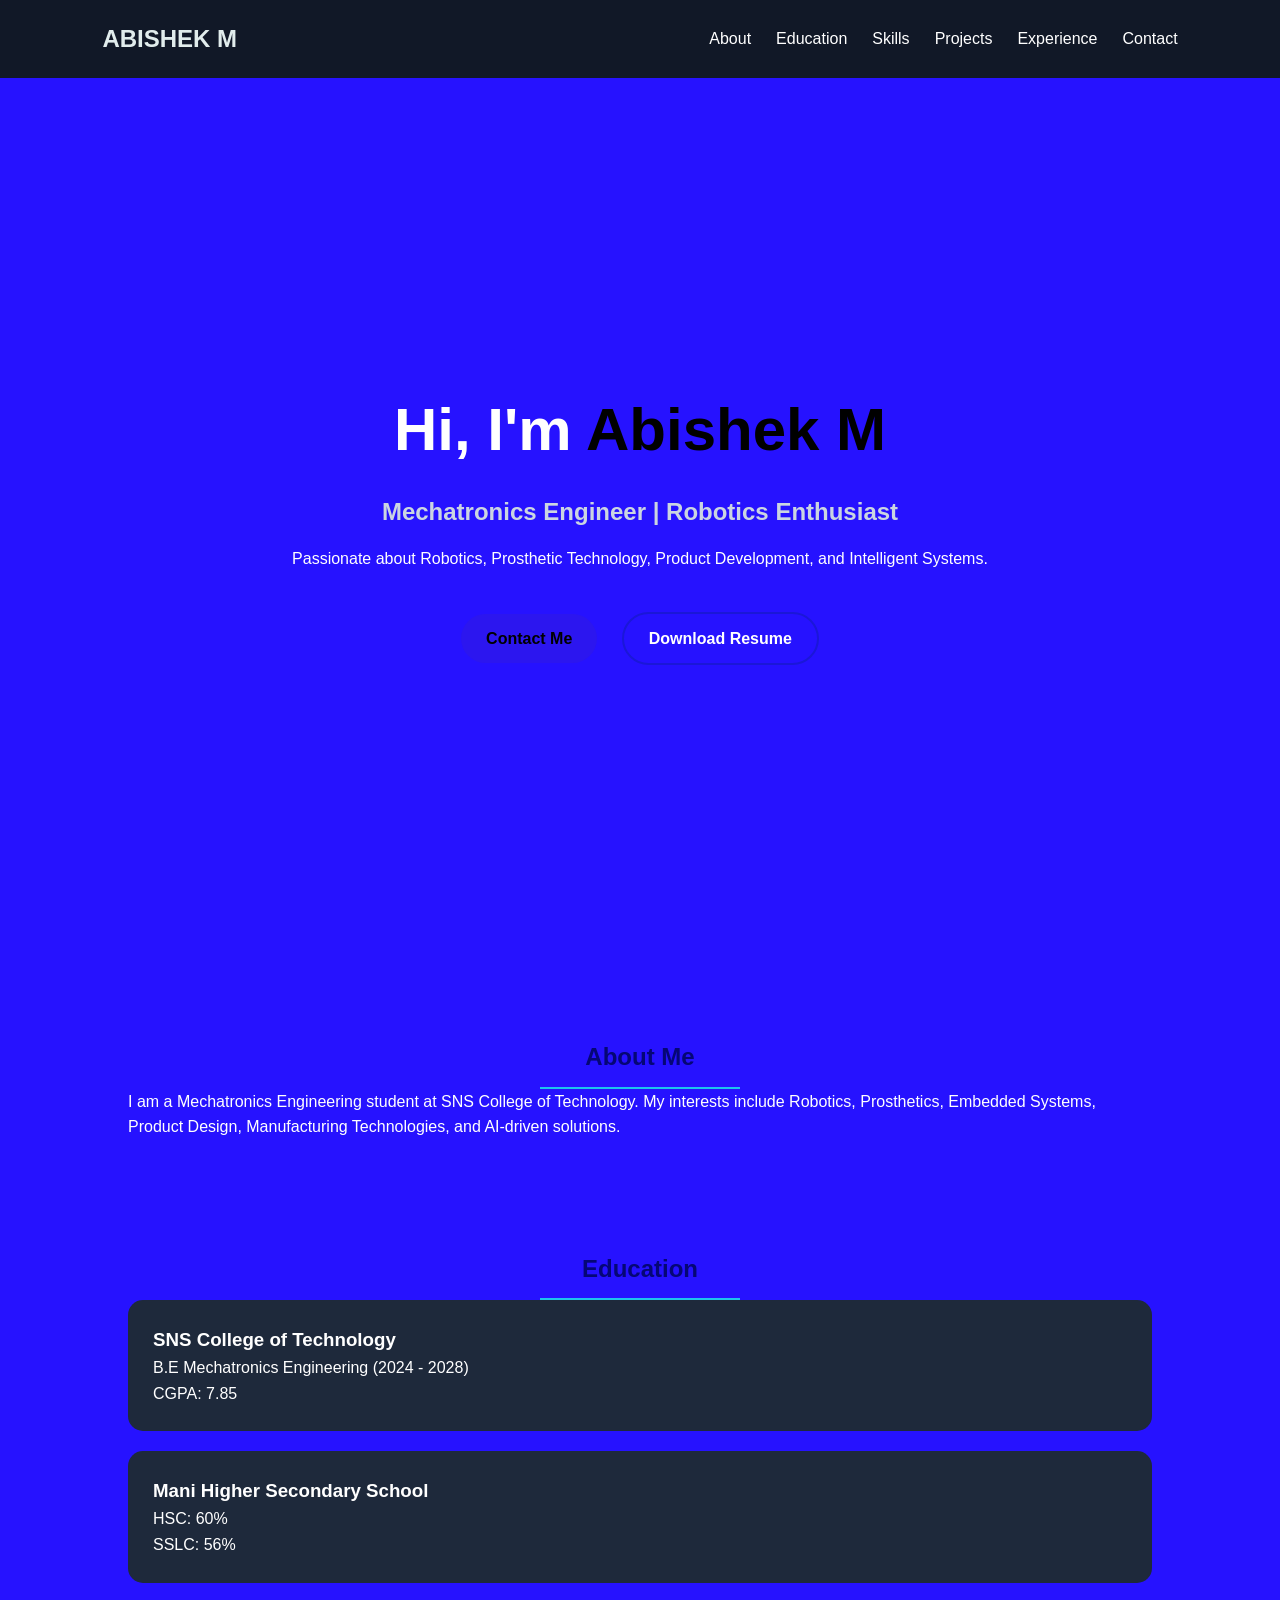
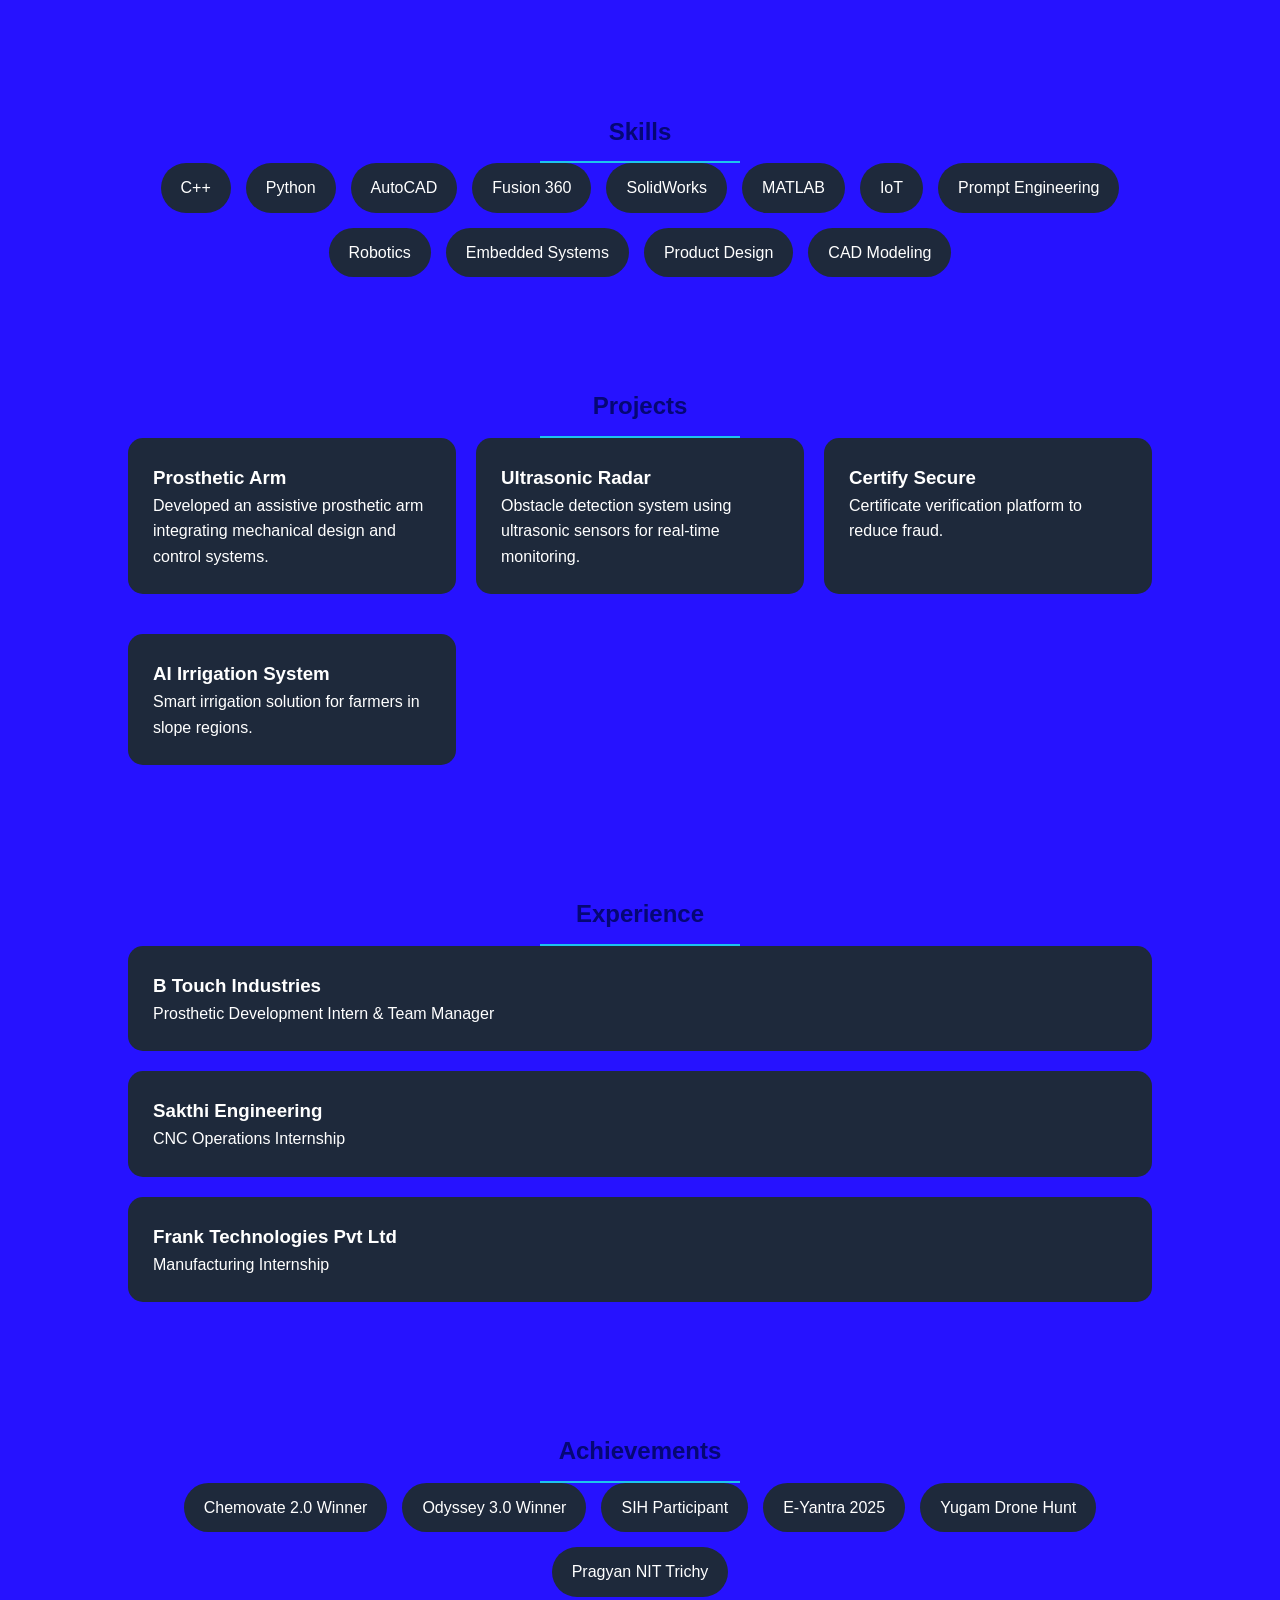
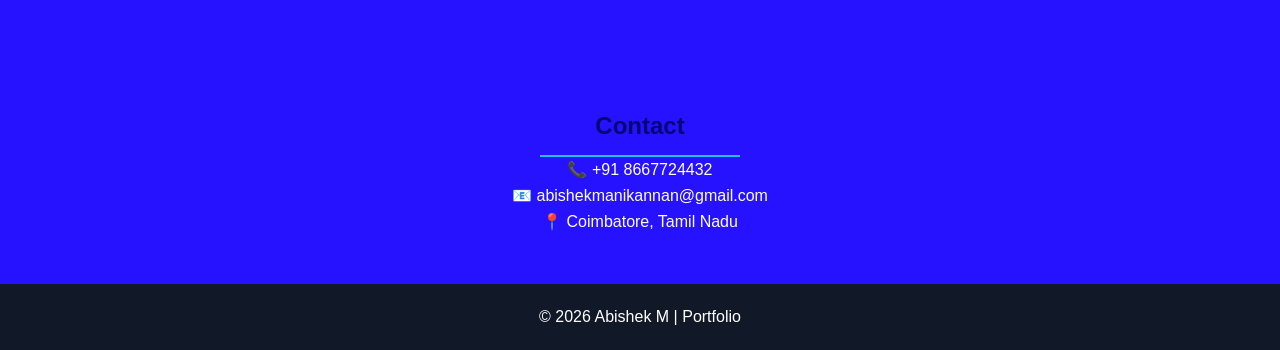
<file: portfolie/index.html>
<!DOCTYPE html>
<html lang="en">
<head>
    <meta charset="UTF-8">
    <meta name="viewport" content="width=device-width, initial-scale=1.0">
    <title>Abishek M </title>
    <link rel="stylesheet" href="style.css">
    <script defer src="script.js"></script>
</head>
<body>

    <!-- Navigation -->
    <nav>
        <div class="logo">ABISHEK M</div>
        <ul class="nav-links">
            <li><a href="about.html">About</a></li>
            <li><a href="education.html">Education</a></li>
            <li><a href="#skills">Skills</a></li>
            <li><a href="project.html">Projects</a></li>
            <li><a href="#experience">Experience</a></li>
            <li><a href="#contact">Contact</a></li>
        </ul>
        <button id="menu-btn">☰</button>
    </nav>

    <!-- Hero Section -->
    <section class="hero">
        <div class="hero-content">
            <h1>Hi, I'm <span>Abishek M</span></h1>
            <h2>Mechatronics Engineer | Robotics Enthusiast</h2>
            <p>
                Passionate about Robotics, Prosthetic Technology,
                Product Development, and Intelligent Systems.
            </p>

            <div class="hero-buttons">
                <a href="#contact" class="btn">Contact Me</a>
                <a href="#" class="btn secondary">Download Resume</a>
            </div>
        </div>
    </section>

    <!-- About -->
    <section id="about" class="section">
        <h2>About Me</h2>
        <p>
            I am a Mechatronics Engineering student at SNS College of Technology.
            My interests include Robotics, Prosthetics, Embedded Systems,
            Product Design, Manufacturing Technologies, and AI-driven solutions.
        </p>
    </section>

    <!-- Education -->
    <section id="education" class="section">
        <h2>Education</h2>

        <div class="card">
            <h3>SNS College of Technology</h3>
            <p>B.E Mechatronics Engineering (2024 - 2028)</p>
            <p>CGPA: 7.85</p>
        </div>

        <div class="card">
            <h3>Mani Higher Secondary School</h3>
            <p>HSC: 60%</p>
            <p>SSLC: 56%</p>
        </div>
    </section>

    <!-- Skills -->
    <section id="skills" class="section">
        <h2>Skills</h2>

        <div class="skills-container">
            <span>C++</span>
            <span>Python</span>
            <span>AutoCAD</span>
            <span>Fusion 360</span>
            <span>SolidWorks</span>
            <span>MATLAB</span>
            <span>IoT</span>
            <span>Prompt Engineering</span>
            <span>Robotics</span>
            <span>Embedded Systems</span>
            <span>Product Design</span>
            <span>CAD Modeling</span>
        </div>
    </section>

    <!-- Projects -->
    <section id="projects" class="section">
        <h2>Projects</h2>

        <div class="project-grid">

            <div class="card">
                <h3>Prosthetic Arm</h3>
                <p>
                    Developed an assistive prosthetic arm integrating
                    mechanical design and control systems.
                </p>
            </div>

            <div class="card">
                <h3>Ultrasonic Radar</h3>
                <p>
                    Obstacle detection system using ultrasonic sensors
                    for real-time monitoring.
                </p>
            </div>

            <div class="card">
                <h3>Certify Secure</h3>
                <p>
                    Certificate verification platform to reduce fraud.
                </p>
            </div>

            <div class="card">
                <h3>AI Irrigation System</h3>
                <p>
                    Smart irrigation solution for farmers in slope regions.
                </p>
            </div>

        </div>
    </section>

    <!-- Experience -->
    <section id="experience" class="section">
        <h2>Experience</h2>

        <div class="card">
            <h3>B Touch Industries</h3>
            <p>Prosthetic Development Intern & Team Manager</p>
        </div>

        <div class="card">
            <h3>Sakthi Engineering</h3>
            <p>CNC Operations Internship</p>
        </div>

        <div class="card">
            <h3>Frank Technologies Pvt Ltd</h3>
            <p>Manufacturing Internship</p>
        </div>
    </section>

    <!-- Achievements -->
    <section class="section">
        <h2>Achievements</h2>

        <div class="skills-container">
            <span>Chemovate 2.0 Winner</span>
            <span>Odyssey 3.0 Winner</span>
            <span>SIH Participant</span>
            <span>E-Yantra 2025</span>
            <span>Yugam Drone Hunt</span>
            <span>Pragyan NIT Trichy</span>
        </div>
    </section>

    <!-- Contact -->
    <section id="contact" class="section">
        <h2>Contact</h2>

        <div class="contact-info">
            <p>📞 +91 8667724432</p>
            <p>📧 abishekmanikannan@gmail.com</p>
            <p>📍 Coimbatore, Tamil Nadu</p>
        </div>
    </section>

    <footer>
        <p>© 2026 Abishek M | Portfolio</p>
    </footer>

</body>
</html>
</file>
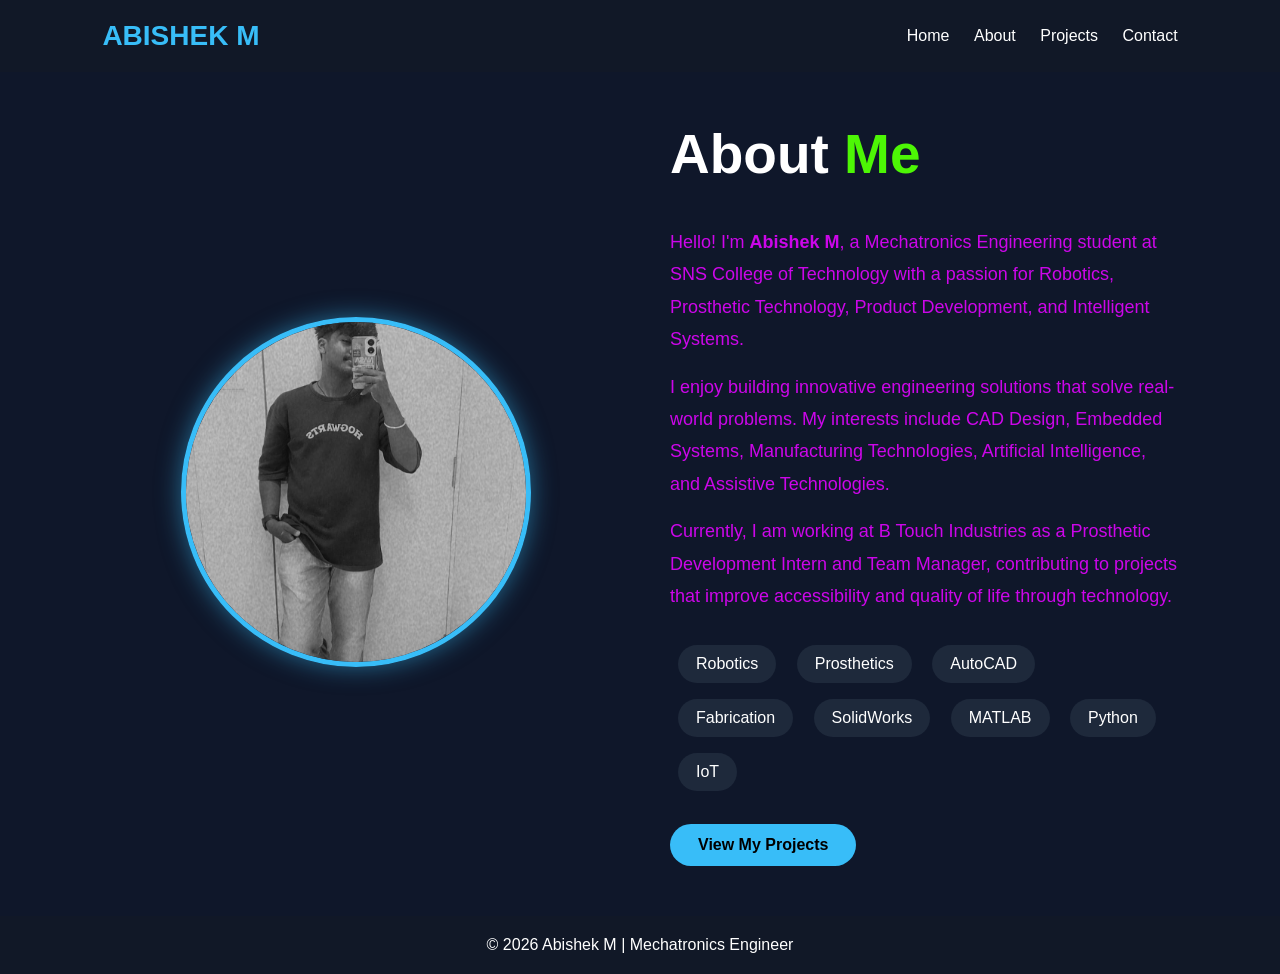
<file: portfolie/about.html>
<!DOCTYPE html>
<html lang="en">
<head>
<meta charset="UTF-8">
<meta name="viewport" content="width=device-width, initial-scale=1.0">
<title>About Me - Abishek M</title>

<style>
*{
    margin:0;
    padding:0;
    box-sizing:border-box;
    font-family:'Poppins',sans-serif;
}

body{
    background:#0f172a;
    color:white;
}

.navbar{
    display:flex;
    justify-content:space-between;
    align-items:center;
    padding:20px 8%;
    background:#111827;
}

.logo{
    font-size:28px;
    font-weight:bold;
    color:#38bdf8;
}

.navbar a{
    color:white;
    text-decoration:none;
    margin-left:20px;
    transition:0.3s;
}

.navbar a:hover{
    color:#38bdf8;
}

.about{
    min-height:90vh;
    display:flex;
    align-items:center;
    justify-content:center;
    padding:50px 8%;
}

.container{
    display:flex;
    align-items:center;
    justify-content:space-between;
    gap:60px;
    flex-wrap:wrap;
}

.profile-img{
    flex:1;
    text-align:center;
}

.profile-img img{
    width:350px;
    height:350px;
    border-radius:50%;
    object-fit:cover;
    border:5px solid #38bdf8;
    box-shadow:0 0 25px rgba(56,189,248,0.5);
}

.content{
    flex:1;
    min-width:300px;
}

.content h1{
    font-size:55px;
    margin-bottom:40px;
}

.content h1 span{
    color:#4df605;
}

.content p{
    font-size:18px;
    line-height:1.8;
    color:#da05f6ef;
    margin-bottom:15px;
}

.skills{
    margin-top:25px;
}

.skills span{
    display:inline-block;
    background:#1e293b;
    padding:10px 18px;
    margin:8px;
    border-radius:100px;
    transition:0.3s;
}

.skills span:hover{
    background:#38bdf8;
    color:black;
}

.btn{
    margin-top:25px;
    display:inline-block;
    padding:12px 28px;
    background:#38bdf8;
    color:black;
    text-decoration:none;
    border-radius:30px;
    font-weight:bold;
    transition:0.3s;
}

.btn:hover{
    transform:translateY(-3px);
}

footer{
    text-align:center;
    padding:20px;
    background:#111827;
}

@media(max-width:768px){

    .container{
        flex-direction:column;
        text-align:center;
    }

    .content h1{
        font-size:40px;
    }

    .profile-img img{
        width:250px;
        height:250px;
    }
}
</style>
</head>

<body>

<nav class="navbar">
    <div class="logo">ABISHEK M</div>

    <div>
        <a href="index.html">Home</a>
        <a href="#">About</a>
        <a href="projects.html">Projects</a>
        <a href="contact.html">Contact</a>
    </div>
</nav>

<section class="about">

    <div class="container">

        <div class="profile-img">
            <img src="image.png" alt="Profile Picture">
        </div>

        <div class="content">

            <h1>About <span>Me</span></h1>

            <p>
                Hello! I'm <strong>Abishek M</strong>, a Mechatronics Engineering
                student at SNS College of Technology with a passion for Robotics,
                Prosthetic Technology, Product Development, and Intelligent Systems.
            </p>

            <p>
                I enjoy building innovative engineering solutions that solve
                real-world problems. My interests include CAD Design,
                Embedded Systems, Manufacturing Technologies, Artificial Intelligence,
                and Assistive Technologies.
            </p>

            <p>
                Currently, I am working at B Touch Industries as a Prosthetic
                Development Intern and Team Manager, contributing to projects
                that improve accessibility and quality of life through technology.
            </p>

            <div class="skills">
                <span>Robotics</span>
                <span>Prosthetics</span>
                <span>AutoCAD</span>
                <span>Fabrication</span>
                <span>SolidWorks</span>
                <span>MATLAB</span>
                <span>Python</span>
                <span>IoT</span>
            </div>

            <a href="projects.html" class="btn">View My Projects</a>

        </div>

    </div>

</section>

<footer>
    <p>© 2026 Abishek M | Mechatronics Engineer</p>
</footer>

<script>
document.querySelector('.btn').addEventListener('mouseover', () => {
    document.querySelector('.btn').innerText = "Let's Explore 🚀";
});

document.querySelector('.btn').addEventListener('mouseout', () => {
    document.querySelector('.btn').innerText = "View My Projects";
});
</script>

</body>
</html>
</file>
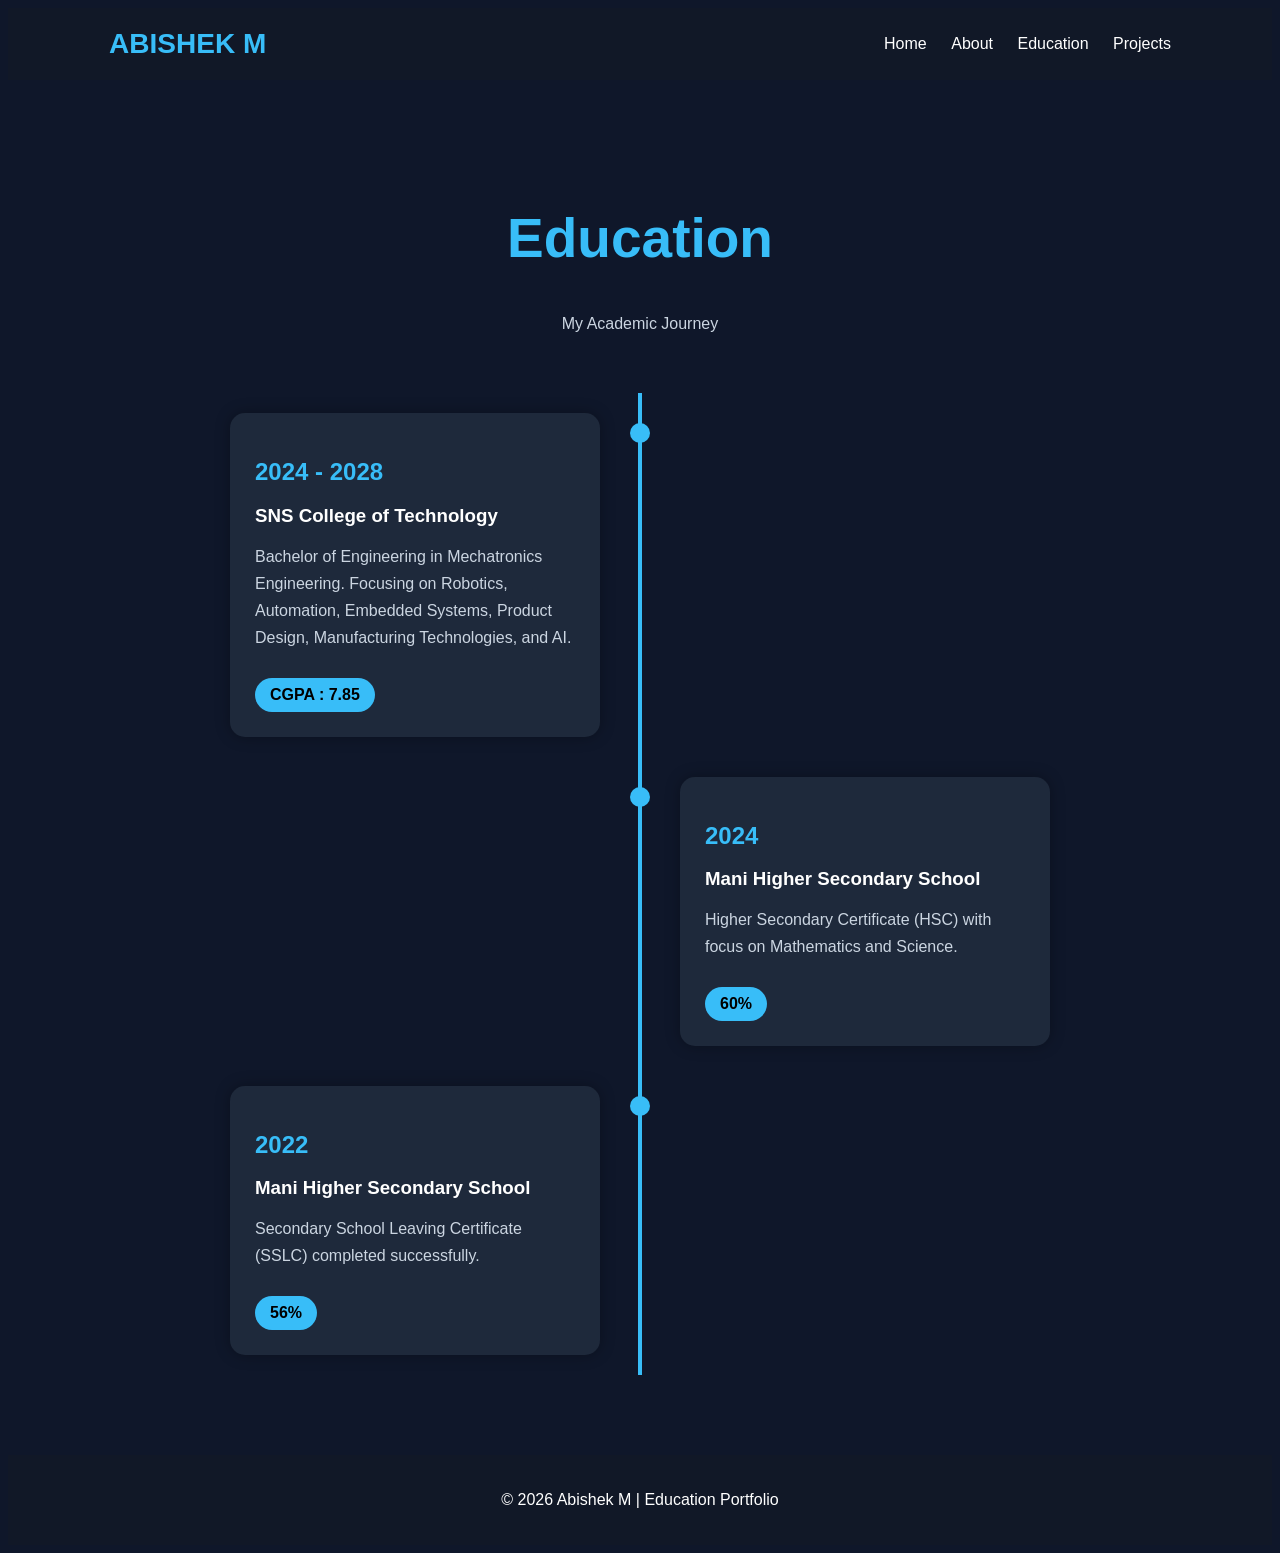
<file: portfolie/education.html>
<!DOCTYPE html>
<html lang="en">
<head>
<meta charset="UTF-8">
<meta name="viewport" content="width=device-width, initial-scale=1.0">
<title>Education - Abishek M</title>

<style>
*{
    margin:50;
    padding:60;
    box-sizing:border-box;
    font-family:'Poppins',sans-serif;
}

body{
    background:#0f172a;
    color:white;
}

.navbar{
    display:flex;
    justify-content:space-between;
    align-items:center;
    padding:20px 8%;
    background:#111827;
}

.logo{
    font-size:28px;
    font-weight:bold;
    color:#38bdf8;
}

.navbar a{
    color:white;
    text-decoration:none;
    margin-left:20px;
    transition:0.3s;
}

.navbar a:hover{
    color:#38bdf8;
}

.education{
    padding:80px 10%;
    min-height:100vh;
}

.title{
    text-align:center;
    margin-bottom:60px;
}

.title h1{
    font-size:55px;
    color:#38bdf8;
}

.title p{
    color:#cbd5e1;
    margin-top:10px;
}

.timeline{
    position:relative;
    max-width:900px;
    margin:auto;
}

.timeline::after{
    content:'';
    position:absolute;
    width:4px;
    background:#38bdf8;
    top:0;
    bottom:0;
    left:50%;
    margin-left:-2px;
}

.container{
    padding:20px 40px;
    position:relative;
    width:50%;
}

.left{
    left:0;
}

.right{
    left:50%;
}

.content{
    background:#1e293b;
    padding:25px;
    border-radius:15px;
    box-shadow:0 0 15px rgba(0,0,0,0.3);
    transition:0.3s;
}

.content:hover{
    transform:translateY(-5px);
}

.container::after{
    content:'';
    position:absolute;
    width:20px;
    height:20px;
    background:#38bdf8;
    border-radius:50%;
    top:30px;
    right:-10px;
}

.right::after{
    left:-10px;
}

.content h2{
    color:#38bdf8;
    margin-bottom:10px;
}

.content h3{
    margin-bottom:10px;
}

.content p{
    color:#cbd5e1;
    line-height:1.7;
}

.cgpa{
    display:inline-block;
    margin-top:10px;
    background:#38bdf8;
    color:black;
    padding:8px 15px;
    border-radius:25px;
    font-weight:bold;
}

footer{
    text-align:center;
    padding:20px;
    background:#111827;
}

@media screen and (max-width:768px){

    .timeline::after{
        left:20px;
    }

    .container{
        width:100%;
        padding-left:60px;
        padding-right:20px;
    }

    .right{
        left:0;
    }

    .container::after{
        left:10px;
    }

    .title h1{
        font-size:40px;
    }
}
</style>
</head>
<body>

<nav class="navbar">
    <div class="logo">ABISHEK M</div>

    <div>
        <a href="index.html">Home</a>
        <a href="about.html">About</a>
        <a href="education.html">Education</a>
        <a href="projects.html">Projects</a>
    </div>
</nav>

<section class="education">

    <div class="title">
        <h1>Education</h1>
        <p>My Academic Journey</p>
    </div>

    <div class="timeline">

        <div class="container left">
            <div class="content">
                <h2>2024 - 2028</h2>
                <h3>SNS College of Technology</h3>
                <p>
                    Bachelor of Engineering in Mechatronics Engineering.
                    Focusing on Robotics, Automation, Embedded Systems,
                    Product Design, Manufacturing Technologies, and AI.
                </p>
                <span class="cgpa">CGPA : 7.85</span>
            </div>
        </div>

        <div class="container right">
            <div class="content">
                <h2>2024</h2>
                <h3>Mani Higher Secondary School</h3>
                <p>
                    Higher Secondary Certificate (HSC)
                    with focus on Mathematics and Science.
                </p>
                <span class="cgpa">60%</span>
            </div>
        </div>

        <div class="container left">
            <div class="content">
                <h2>2022</h2>
                <h3>Mani Higher Secondary School</h3>
                <p>
                    Secondary School Leaving Certificate (SSLC)
                    completed successfully.
                </p>
                <span class="cgpa">56%</span>
            </div>
        </div>

    </div>

</section>

<footer>
    <p>© 2026 Abishek M | Education Portfolio</p>
</footer>

<script>

// Animation on scroll
const boxes = document.querySelectorAll(".content");

window.addEventListener("scroll", () => {
    boxes.forEach(box => {
        const top = box.getBoundingClientRect().top;

        if(top < window.innerHeight - 100){
            box.style.opacity = "1";
            box.style.transform = "translateY(0)";
        }
    });
});

boxes.forEach(box => {
    box.style.opacity = "0";
    box.style.transform = "translateY(50px)";
    box.style.transition = "all 0.8s ease";
});

</script>

</body>
</html>
</file>
<file: portfolie/style.css>
*{
    margin:0;
    padding:0;
    box-sizing:border-box;
    font-family:'Segoe UI',sans-serif;
}

body{
    background:#2612ff;
    color:white;
    line-height:1.6;
}

nav{
    display:flex;
    justify-content:space-between;
    align-items:center;
    padding:20px 8%;
    background:#111827;
    position:sticky;
    top:0;
    z-index:100;
}

.logo{
    font-size:24px;
    font-weight:bold;
    color:#e1ecec;
}

.nav-links{
    display:flex;
    list-style:none;
    gap:25px;
}

.nav-links a{
    text-decoration:none;
    color:white;
    transition:0.3s;
}

.nav-links a:hover{
    color:#2d0bdb;
}

#menu-btn{
    display:none;
    background:none;
    border:none;
    color:white;
    font-size:25px;
}

.hero{
    min-height:100vh;
    display:flex;
    justify-content:center;
    align-items:center;
    text-align:center;
    padding:20px;
}

.hero h1{
    font-size:60px;
}

.hero span{
    color:#000000;
}

.hero h2{
    margin:15px 0;
    color:#cbd5e1;
}

.hero p{
    max-width:700px;
    margin:auto;
}

.hero-buttons{
    margin-top:30px;
}

.btn{
    text-decoration:none;
    padding:12px 25px;
    background:#2c16ef;
    color:black;
    border-radius:30px;
    margin:10px;
    display:inline-block;
    font-weight:bold;
}

.secondary{
    background:transparent;
    border:2px solid #1b17d8;
    color:white;
}

.section{
    padding: 50px 10%;
}

.section h2{
    text-align:center;
    margin-bottom:40px;
    color:#050775;
    border-bottom:2px solid #1dc3ed;
    padding: 10px;
    width: 200px;
    margin:auto;
}

.card{
    background:#1e293b;
    padding:25px;
    margin-bottom:20px;
    border-radius:15px;
    transition:0.3s;
}

.card:hover{
    transform:translateY(-5px);
}

.skills-container{
    display:flex;
    flex-wrap:wrap;
    gap:15px;
    justify-content:center;
}

.skills-container span{
    background:#1e293b;
    padding:12px 20px;
    border-radius:30px;
}

.project-grid{
    display:grid;
    grid-template-columns:repeat(auto-fit,minmax(250px,1fr));
    gap:20px;
}

.contact-info{
    text-align:center;
}

footer{
    text-align:center;
    padding:20px;
    background:#111827;
}

@media(max-width:768px){

    .nav-links{
        display:none;
        flex-direction:column;
        background:#111827;
        position:absolute;
        top:70px;
        right:20px;
        padding:20px;
        border-radius:10px;
    }

    .nav-links.active{
        display:flex;
    }

    #menu-btn{
        display:block;
    }

    .hero h1{
        font-size:40px;
    }
}
</file>
